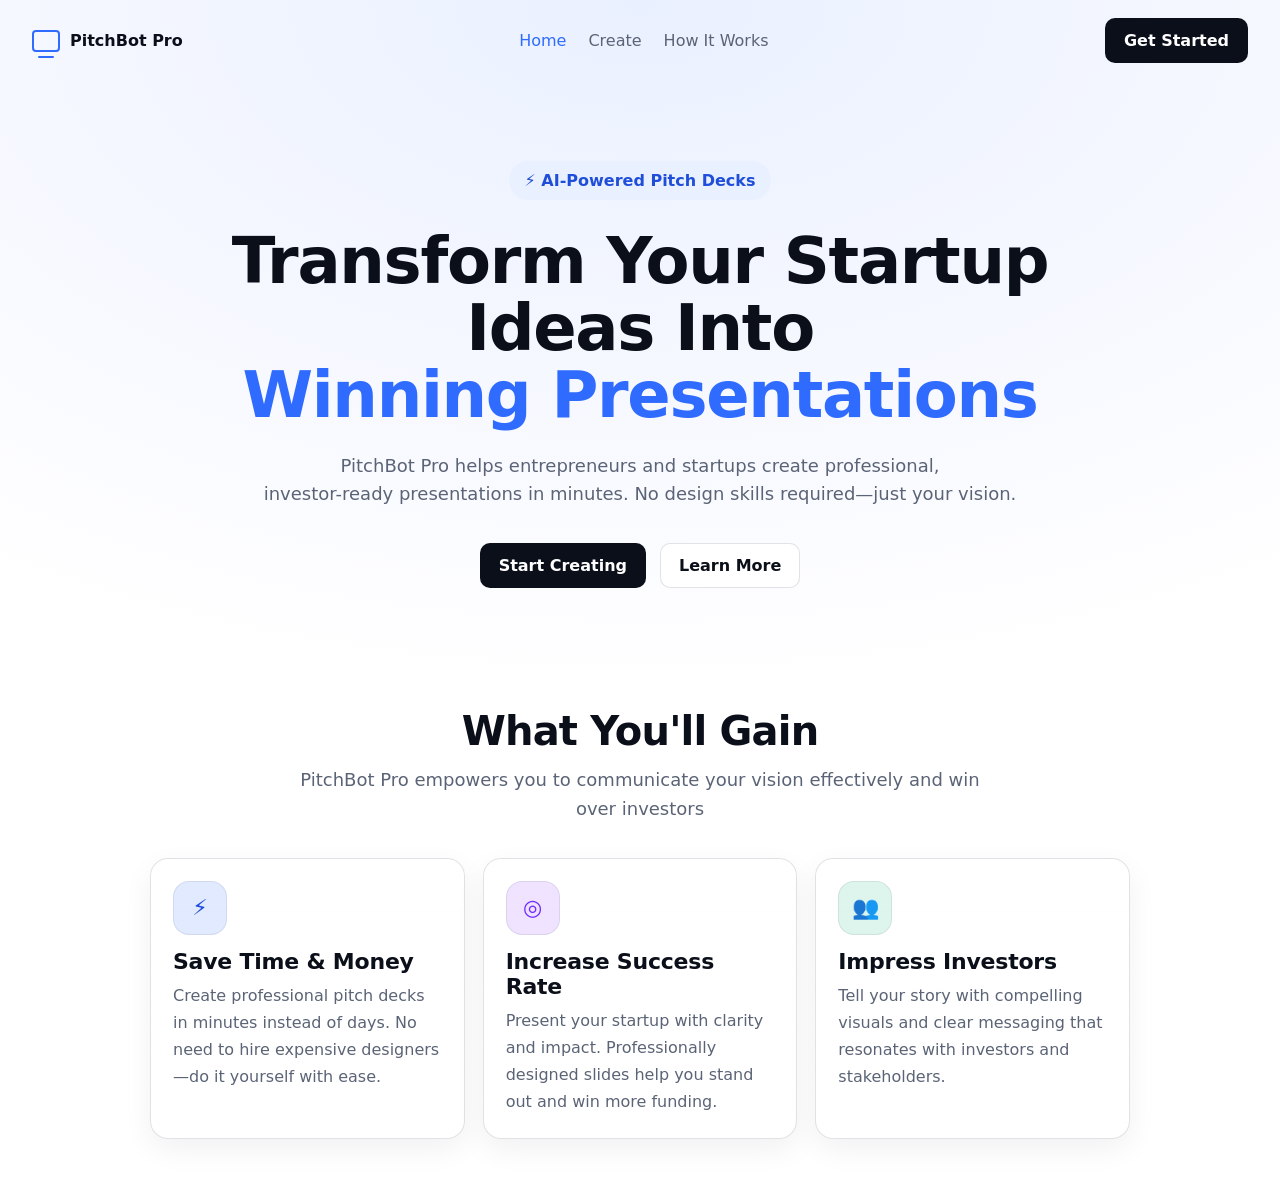
<file: templates/index.html>
<!doctype html>
<html lang="en">
  <head>
    <meta charset="UTF-8" />
    <meta name="viewport" content="width=device-width, initial-scale=1.0" />
    <title>PitchBot Pro</title>
    <link rel="stylesheet" href="/static/styles.css" />
  </head>
  <body>
    <header class="nav">
      <div class="brand">
        <div class="logo"></div>
        <span>PitchBot Pro</span>
      </div>
      <nav class="links">
        <a class="active" href="#">Home</a>
        <a href="/create">Create</a>
      <a href="/how-it-works">How It Works</a>
      </nav>
      <a class="btn btn-dark" href="/create">Get Started</a>
    </header>

    <main class="hero">
      <div class="pill">⚡ AI-Powered Pitch Decks</div>

      <h1>
        Transform Your Startup Ideas Into<br />
        <span class="accent">Winning Presentations</span>
      </h1>

      <p class="sub">
        PitchBot Pro helps entrepreneurs and startups create professional,<br />
        investor-ready presentations in minutes. No design skills required—just your vision.
      </p>

      <div class="cta">
        <a class="btn btn-dark" href="/create">Start Creating</a>
        <a class="btn btn-light" href="/how-it-works">Learn More</a>
      </div>
    </main>

        </main>

    <!-- What You'll Gain -->
    <section class="gain">
      <div class="gain-inner">
        <h2>What You'll Gain</h2>
        <p class="gain-sub">
          PitchBot Pro empowers you to communicate your vision effectively and win<br />
          over investors
        </p>

        <div class="gain-grid">
          <div class="gain-card">
            <div class="gain-icon blue">⚡</div>
            <h3>Save Time &amp; Money</h3>
            <p>
              Create professional pitch decks in minutes instead of days. No need to hire expensive
              designers—do it yourself with ease.
            </p>
          </div>

          <div class="gain-card">
            <div class="gain-icon purple">◎</div>
            <h3>Increase Success Rate</h3>
            <p>
              Present your startup with clarity and impact. Professionally designed slides help you
              stand out and win more funding.
            </p>
          </div>

          <div class="gain-card">
            <div class="gain-icon green">👥</div>
            <h3>Impress Investors</h3>
            <p>
              Tell your story with compelling visuals and clear messaging that resonates with
              investors and stakeholders.
            </p>
          </div>
        </div>
      </div>
    </section>
    <script src="/static/app.js"></script>
  </body>
</html>
</file>
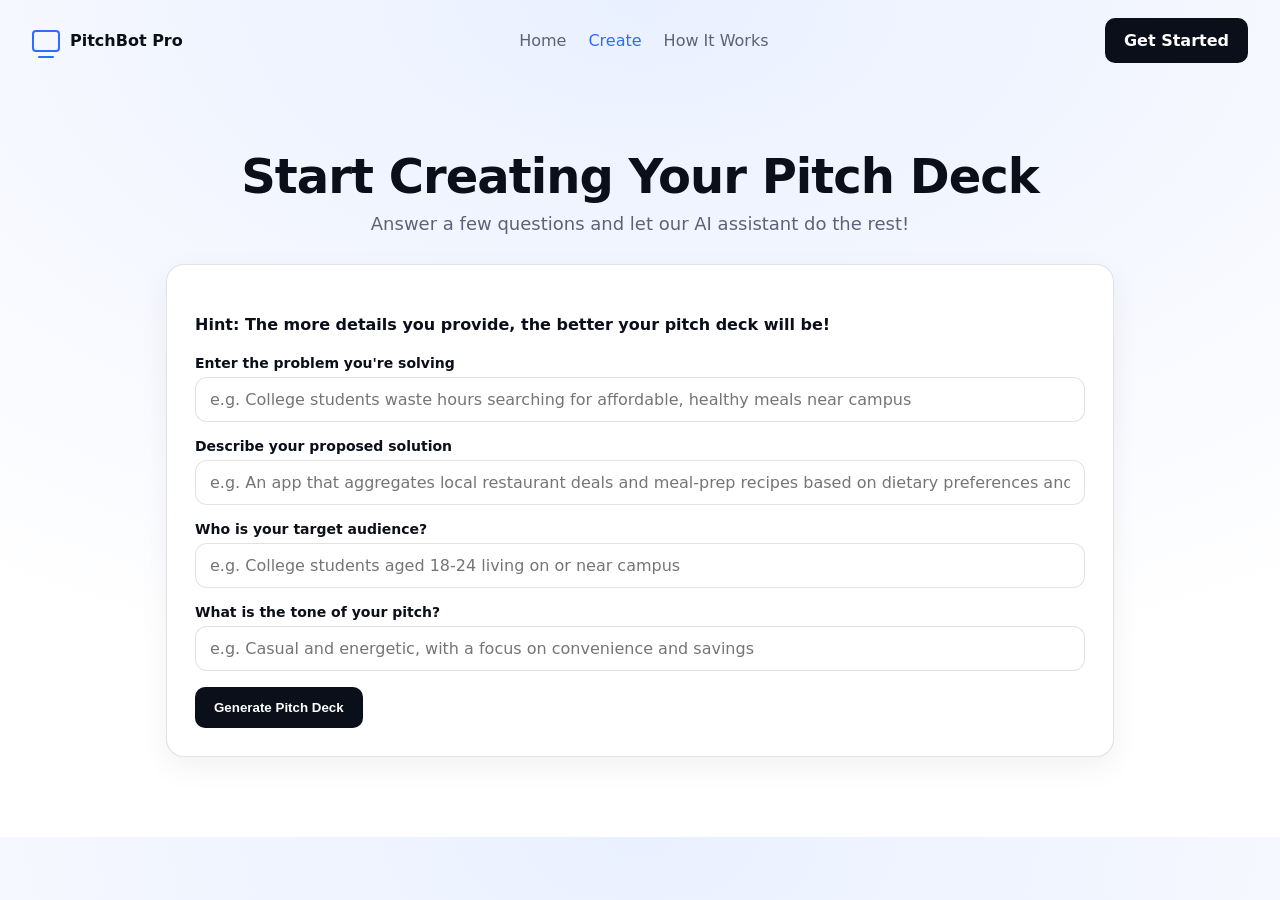
<file: templates/create.html>
<!doctype html>
<html lang="en">
<head>
  <meta charset="UTF-8" />
  <meta name="viewport" content="width=device-width, initial-scale=1.0" />
  <title>Create • PitchBot Pro</title>
  <link rel="stylesheet" href="/static/styles.css" />
</head>

<body>

  <header class="nav">
    <div class="brand">
      <div class="logo"></div>
      <span>PitchBot Pro</span>
    </div>

    <nav class="links">
      <a href="/">Home</a>
      <a class="active" href="/create">Create</a>
      <a href="/how-it-works">How It Works</a>
    </nav>

    <a class="btn btn-dark" href="/create">Get Started</a>
  </header>

  <main class="create-hero">
    <div class="create-hero-inner">
      <h1>Start Creating Your Pitch Deck</h1>
      <p>Answer a few questions and let our AI assistant do the rest!</p>
    </div>

    <div class="create-form">
      <form id="pitch-form">
        <h4>Hint: The more details you provide, the better your pitch deck will be!</h4>


        <div class="form-group">
          <label for="problem">Enter the problem you're solving</label>
          <input type="text" id="problem" placeholder="e.g. College students waste hours searching for affordable, healthy meals near campus" required />
        </div>

        <div class="form-group">
          <label for="solution">Describe your proposed solution</label>
          <input type="text" id="solution" placeholder="e.g. An app that aggregates local restaurant deals and meal-prep recipes based on dietary preferences and budget" required />
        </div>

        <div class="form-group">
          <label for="audience">Who is your target audience?</label>
          <input type="text" id="audience" placeholder="e.g. College students aged 18-24 living on or near campus" required />
        </div>

        <div class="form-group">
          <label for="tone">What is the tone of your pitch?</label>
          <input type="text" id="tone" placeholder="e.g. Casual and energetic, with a focus on convenience and savings" required />
        </div>

        <div class="row">
          <button type="submit" id="generateBtn" class="btn btn-dark">
            Generate Pitch Deck
          </button>
          <span id="status" class="status"></span>
        </div>

        <div id="result" class="result"></div>

      </form>
    </div>
  </main>

  <script src="/static/app.js"></script>
</body>
</html>
</file>
<file: static/styles.css>
:root {
  --bg: #f6f8ff;
  --text: #0b0f19;
  --muted: #5b6476;
  --accent: #2f6bff;
  --card: #ffffff;
  --border: rgba(10, 20, 40, 0.12);
}

* { box-sizing: border-box; }
body {
  margin: 0;
  font-family: ui-sans-serif, system-ui, -apple-system, Segoe UI, Roboto, Arial, sans-serif;
  color: var(--text);
  background: radial-gradient(1200px 700px at 50% 0%, #e9f0ff 0%, var(--bg) 55%, #ffffff 100%);
}

.nav {
  display: flex;
  align-items: center;
  justify-content: space-between;
  padding: 18px 32px;
}

.brand {
  display: flex;
  align-items: center;
  gap: 10px;
  font-weight: 700;
}
.logo {
  width: 28px;
  height: 22px;
  border: 2px solid var(--accent);
  border-radius: 4px;
  position: relative;
}
.logo::after {
  content: "";
  position: absolute;
  left: 4px;
  right: 4px;
  bottom: -8px;
  height: 2px;
  background: var(--accent);
  border-radius: 2px;
}

.links { display: flex; gap: 22px; }
.links a {
  text-decoration: none;
  color: var(--muted);
  font-weight: 500;
}
.links a.active { color: var(--accent); }

.hero {
  text-align: center;
  padding: 80px 16px 50px;
  max-width: 980px;
  margin: 0 auto;
}

.pill {
  display: inline-flex;
  align-items: center;
  gap: 8px;
  padding: 10px 16px;
  border-radius: 999px;
  background: #e9f0ff;
  color: #1f4ed8;
  font-weight: 600;
  margin-bottom: 28px;
}

h1 {
  margin: 0;
  font-size: 64px;
  line-height: 1.05;
  letter-spacing: -0.02em;
}
.accent { color: var(--accent); }

.sub {
  margin: 22px auto 34px;
  max-width: 760px;
  color: var(--muted);
  font-size: 18px;
  line-height: 1.6;
}

.cta { display: flex; justify-content: center; gap: 14px; }

.btn {
  display: inline-flex;
  align-items: center;
  justify-content: center;
  padding: 12px 18px;
  border-radius: 10px;
  text-decoration: none;
  font-weight: 650;
  border: 1px solid transparent;
  cursor: pointer;
}

.btn-dark {
  background: #0b0f19;
  color: #fff;
}

.btn-light {
  background: #fff;
  border-color: var(--border);
  color: #0b0f19;
}

.panel {
  padding: 40px 16px 70px;
}
.panel-inner {
  max-width: 980px;
  margin: 0 auto;
  background: var(--card);
  border: 1px solid var(--border);
  border-radius: 16px;
  padding: 22px;
  box-shadow: 0 10px 30px rgba(10, 20, 40, 0.06);
}

textarea {
  width: 100%;
  height: 220px;
  border-radius: 12px;
  border: 1px solid var(--border);
  padding: 14px;
  font-family: ui-monospace, SFMono-Regular, Menlo, Monaco, Consolas, "Liberation Mono", monospace;
  font-size: 13px;
  line-height: 1.5;
  margin-top: 12px;
}

.row {
  display: flex;
  align-items: center;
  gap: 12px;
  margin-top: 12px;
}

.status { color: var(--muted); }

.result {
  margin-top: 16px;
  padding: 12px;
  border-radius: 12px;
  border: 1px solid var(--border);
  display: none;
}
.result a { color: var(--accent); }
pre { white-space: pre-wrap; margin: 0; }

/* What You'll Gain section */
.gain {
  padding: 70px 16px 40px;
}

.gain-inner {
  max-width: 980px;
  margin: 0 auto;
  text-align: center;
}

.gain h2 {
  margin: 0;
  font-size: 40px;
  letter-spacing: -0.02em;
}

.gain-sub {
  margin: 12px auto 34px;
  max-width: 760px;
  color: var(--muted);
  font-size: 18px;
  line-height: 1.6;
}

.gain-grid {
  display: grid;
  grid-template-columns: repeat(3, 1fr);
  gap: 18px;
  margin-top: 18px;
}

.gain-card {
  text-align: left;
  padding: 22px;
  border-radius: 18px;
  border: 1px solid var(--border);
  box-shadow: 0 10px 30px rgba(10, 20, 40, 0.06);
  background: linear-gradient(180deg, rgba(255, 255, 255, 0.9), rgba(255, 255, 255, 1));
}

.gain-card h3 {
  margin: 14px 0 8px;
  font-size: 22px;
  letter-spacing: -0.01em;
}

.gain-card p {
  margin: 0;
  color: var(--muted);
  line-height: 1.7;
}

.gain-icon {
  width: 54px;
  height: 54px;
  border-radius: 16px;
  display: inline-flex;
  align-items: center;
  justify-content: center;
  font-size: 22px;
  font-weight: 700;
  border: 1px solid rgba(10, 20, 40, 0.08);
}

.gain-icon.blue {
  background: rgba(47, 107, 255, 0.14);
  color: #1f4ed8;
}

.gain-icon.purple {
  background: rgba(144, 62, 255, 0.14);
  color: #6f2cff;
}

.gain-icon.green {
  background: rgba(16, 185, 129, 0.14);
  color: #059669;
}

/* Responsive */
@media (max-width: 900px) {
  .gain-grid {
    grid-template-columns: 1fr;
  }
}

/* How It Works page */
.hiw-hero {
  background: linear-gradient(90deg, #3b82f6 0%, #7c3aed 55%, #8b5cf6 100%);
  padding: 56px 16px;
}

.hiw-hero-inner {
  max-width: 980px;
  margin: 0 auto;
  text-align: center;
  color: #fff;
}

.hiw-hero-inner h1 {
  margin: 0;
  font-size: 44px;
  letter-spacing: -0.02em;
}

.hiw-hero-inner p {
  margin: 10px 0 0;
  opacity: 0.9;
}

.hiw {
  padding: 28px 16px 70px;
  background: #fff;
}

.hiw-inner {
  max-width: 1100px;
  margin: 0 auto;
}

.hiw-grid {
  display: grid;
  grid-template-columns: 1fr 320px;
  gap: 18px;
  align-items: start;
}

.hiw-steps {
  display: flex;
  flex-direction: column;
  gap: 16px;
}

.hiw-step {
  display: grid;
  grid-template-columns: 320px 1fr;
  gap: 14px;
  align-items: stretch;
}

.hiw-step.reverse {
  grid-template-columns: 1fr 320px;
}

.hiw-media {
  position: relative;
  border-radius: 14px;
  overflow: hidden;
  border: 1px solid var(--border);
  min-height: 180px;
  background: #f3f4f6;
}

.hiw-media img {
  width: 100%;
  height: 100%;
  object-fit: cover;
  display: block;
}

.hiw-badge {
  position: absolute;
  top: 12px;
  left: 12px;
  width: 32px;
  height: 32px;
  border-radius: 999px;
  background: #2563eb;
  color: #fff;
  display: flex;
  align-items: center;
  justify-content: center;
  font-weight: 800;
  font-size: 14px;
  box-shadow: 0 10px 20px rgba(0,0,0,0.15);
}

.hiw-card {
  border: 1px solid var(--border);
  border-radius: 14px;
  padding: 18px;
  background: #fff;
  box-shadow: 0 10px 30px rgba(10, 20, 40, 0.06);
}

.hiw-kicker {
  font-size: 12px;
  font-weight: 800;
  color: #2563eb;
  letter-spacing: 0.08em;
  margin-bottom: 8px;
}

.hiw-card h3 {
  margin: 0 0 8px;
  font-size: 18px;
}

.hiw-card p {
  margin: 0;
  color: var(--muted);
  line-height: 1.7;
  font-size: 14px;
}

.hiw-side {
  position: sticky;
  top: 18px;
}

.hiw-form {
  border: 1px solid var(--border);
  border-radius: 14px;
  padding: 18px;
  background: #fff;
  box-shadow: 0 10px 30px rgba(10, 20, 40, 0.06);
}

.hiw-form h3 {
  margin: 0 0 6px;
  font-size: 18px;
}

.hiw-form-sub {
  margin: 0 0 14px;
  color: var(--muted);
  font-size: 13px;
  line-height: 1.5;
}

.hiw-form label {
  display: block;
  margin-bottom: 10px;
}

.hiw-form label span {
  display: block;
  font-size: 12px;
  font-weight: 700;
  margin-bottom: 6px;
  color: #111827;
}

.hiw-form input,
.hiw-form textarea {
  width: 100%;
  border: 1px solid var(--border);
  border-radius: 10px;
  padding: 10px 12px;
  font: inherit;
}

.hiw-form textarea {
  resize: vertical;
}

.hiw-form .btn {
  width: 100%;
  margin-top: 8px;
}

.hiw-form-foot {
  margin-top: 12px;
  padding-top: 12px;
  border-top: 1px solid var(--border);
  color: var(--muted);
  font-size: 12px;
  text-align: center;
}

.hiw-bottom-cta {
  display: flex;
  justify-content: center;
  margin-top: 4px;
}

/* Responsive */
@media (max-width: 980px) {
  .hiw-grid {
    grid-template-columns: 1fr;
  }
  .hiw-side {
    position: static;
  }
}

@media (max-width: 760px) {
  .hiw-step,
  .hiw-step.reverse {
    grid-template-columns: 1fr;
  }
}

/* =========================
   Create Page Styling
   ========================= */

.create-hero {
  padding: 70px 16px 80px;
  max-width: 980px;
  margin: 0 auto;
}

.create-hero-inner {
  text-align: center;
  margin-bottom: 30px;
}

.create-hero-inner h1 {
  margin: 0;
  font-size: 48px;
  letter-spacing: -0.02em;
}

.create-hero-inner p {
  margin: 12px 0 0;
  font-size: 18px;
  color: var(--muted);
}

.create-form {
  background: var(--card);
  border: 1px solid var(--border);
  border-radius: 18px;
  padding: 28px;
  box-shadow: 0 10px 30px rgba(10, 20, 40, 0.06);
}

/* Form Layout */
.form-group {
  margin-bottom: 16px;
}

.form-group label {
  display: block;
  font-weight: 600;
  margin-bottom: 6px;
  font-size: 14px;
}

.form-group input {
  width: 100%;
  border: 1px solid var(--border);
  border-radius: 12px;
  padding: 12px 14px;
  font: inherit;
  transition: border 0.2s ease, box-shadow 0.2s ease;
}

.form-group input:focus {
  outline: none;
  border-color: var(--accent);
  box-shadow: 0 0 0 3px rgba(47, 107, 255, 0.15);
}

.row {
  display: flex;
  align-items: center;
  gap: 12px;
  margin-top: 10px;
}

.status {
  font-size: 14px;
  color: var(--muted);
}

/* Result Card */
.result {
  margin-top: 18px;
  padding: 16px;
  border-radius: 14px;
  border: 1px solid var(--border);
  background: #fff;
  box-shadow: 0 10px 30px rgba(10, 20, 40, 0.06);
  display: none;
}

.result a {
  color: var(--accent);
  font-weight: 600;
}

.result pre {
  white-space: pre-wrap;
  margin: 8px 0 0;
  font-size: 14px;
  line-height: 1.6;
}
</file>
